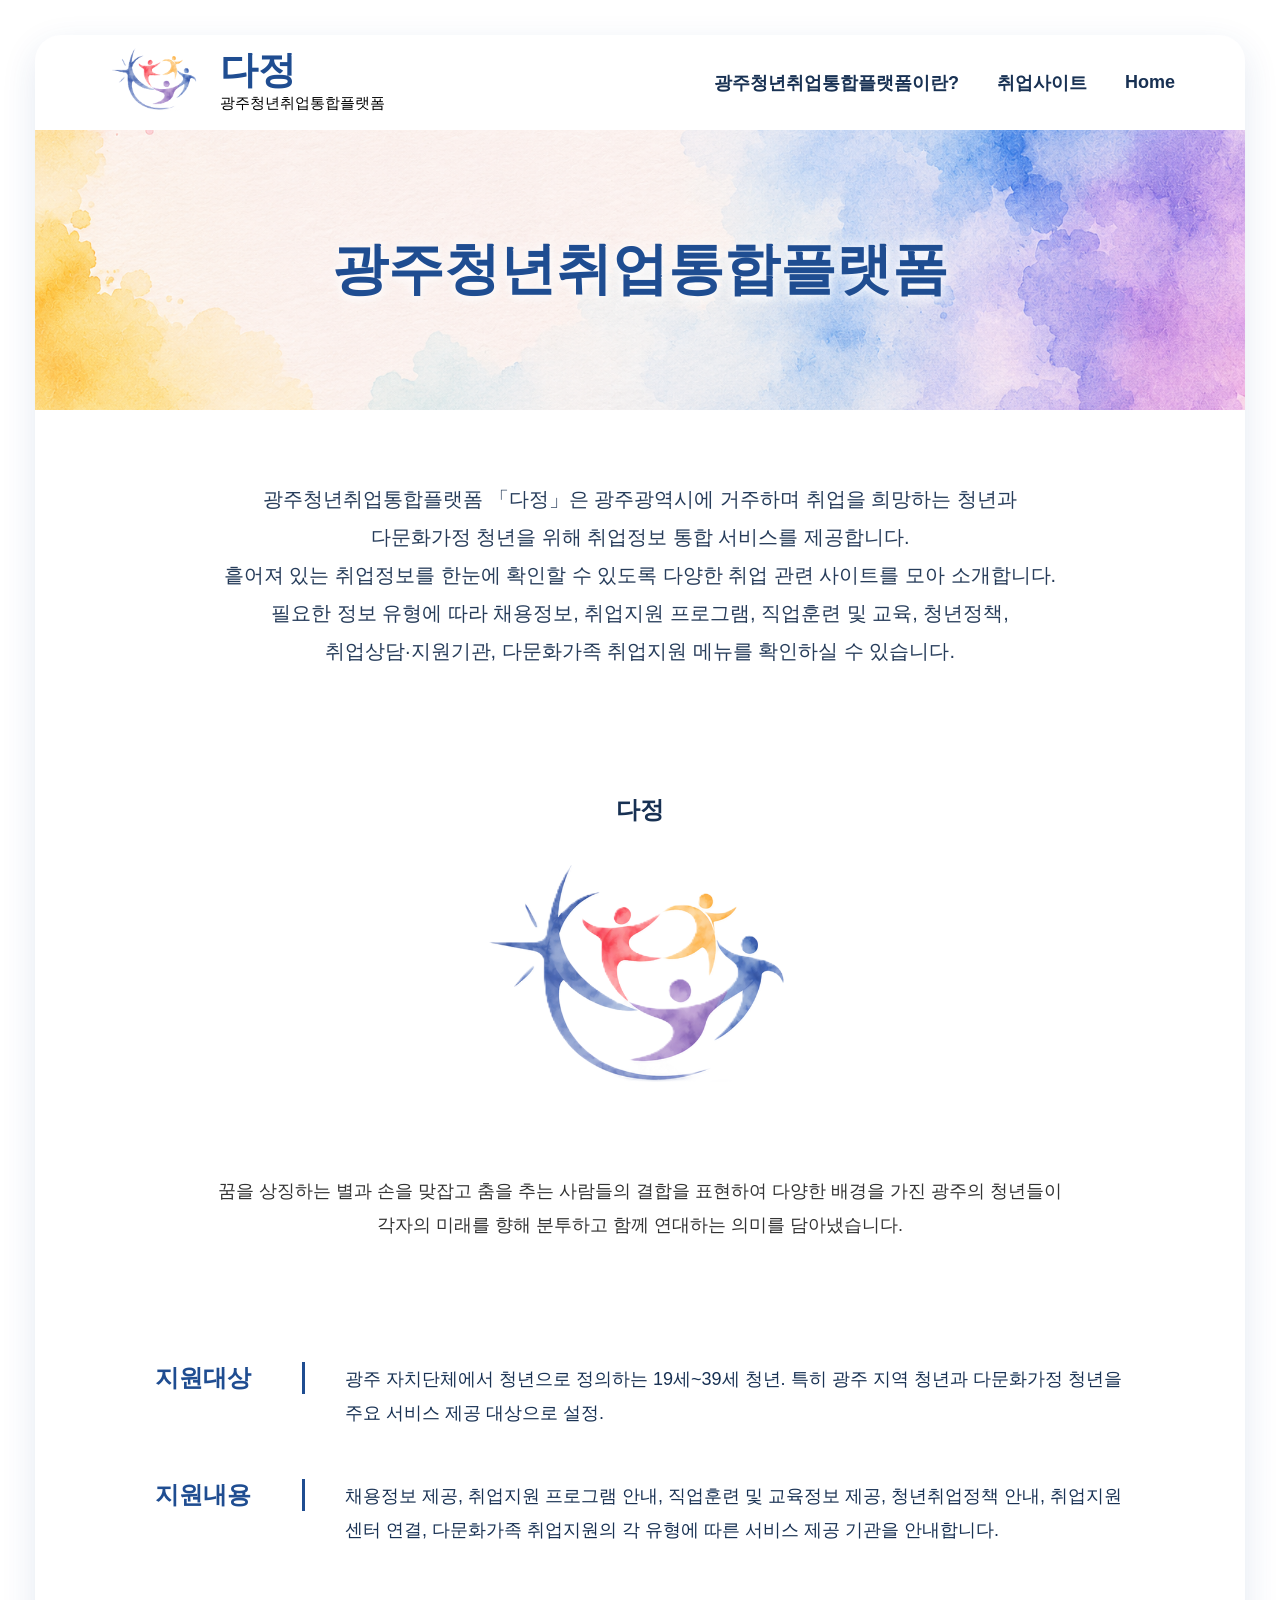
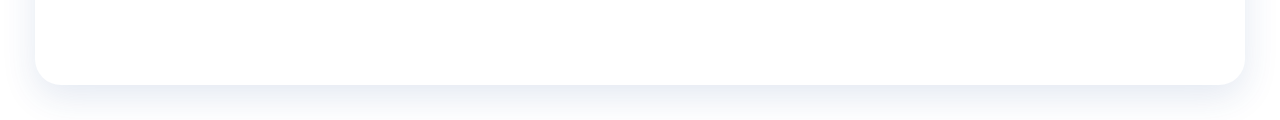
<file: about.html>
<!DOCTYPE html>
<html lang="ko">
<head>
<meta charset="UTF-8">
<title>다정이란?</title>
<link rel="stylesheet" href="css/style.css">
<link rel="stylesheet" href="css/about.css">
</head>

<body>

<div class="about-wrap">

    <header class="top-header">
        <div class="logo-area">
            <img src="images/dajung_logo.png" alt="다정 로고" class="logo-img">
            <div class="logo-text">
                <h1>다정</h1>
                <p>광주청년취업통합플랫폼</p>
            </div>
        </div>

        <nav class="main-nav">
            <a href="about.html">광주청년취업통합플랫폼이란?</a>
            <div class="dropdown">
                <a href="#" class="dropbtn">취업사이트</a>
                <div class="dropdown-menu">
                    <a href="job.html">채용정보</a>
                    <a href="program.html">취업지원 프로그램</a>
                    <a href="training.html">직업훈련과 교육</a>
                    <a href="policy.html">청년취업정책</a>
                    <a href="center.html">취업지원센터</a>
                    <a href="multicultural.html">다문화가족 취업지원</a>
                </div>
            </div>
            <a href="index.html">Home</a>
        </nav>
    </header>

    <section class="about-banner">
        <h2>광주청년취업통합플랫폼</h2>
    </section>

    <section class="about-section intro-text">
        <p>
        광주청년취업통합플랫폼 「다정」은 광주광역시에 거주하며 취업을 희망하는 청년과<br> 
        다문화가정 청년을 위해 취업정보 통합 서비스를 제공합니다.
    </p>

    <p>
        흩어져 있는 취업정보를 한눈에 확인할 수 있도록
        다양한 취업 관련 사이트를 모아 소개합니다.
    </p>

    <p>
        필요한 정보 유형에 따라 채용정보, 취업지원 프로그램, 직업훈련 및 교육, 청년정책,<br>
        취업상담·지원기관, 다문화가족 취업지원 메뉴를 확인하실 수 있습니다.
    </p>

    </section>
    <br>
    <br>
<br>
    <section class="logo-meaning">
        <h2>다정</h2>
        <br>
        <br>
        <img src="images/dajung_logo.png" alt="다정 로고">
        <p>
            꿈을 상징하는 별과 손을 맞잡고 춤을 추는 사람들의 결합을 표현하여 다양한 배경을 가진 광주의 청년들이
            각자의 미래를 향해 분투하고 함께 연대하는 의미를 담아냈습니다.
        </p>
    </section>

    <section class="info-section">
        <div class="info-row">
            <h3>지원대상</h3>
            <p>
                광주 자치단체에서 청년으로 정의하는 19세~39세 청년.
                특히 광주 지역 청년과 다문화가정 청년을 주요 서비스 제공 대상으로 설정.
            </p>
        </div>

        <div class="info-row">
            <h3>지원내용</h3>
            <p>
                채용정보 제공, 취업지원 프로그램 안내, 직업훈련 및 교육정보 제공,
                청년취업정책 안내, 취업지원센터 연결, 다문화가족 취업지원의 각 유형에 따른 서비스 제공 기관을 안내합니다.
            </p>
        </div>
    </section>

</div>

</body>
</html>
</file>
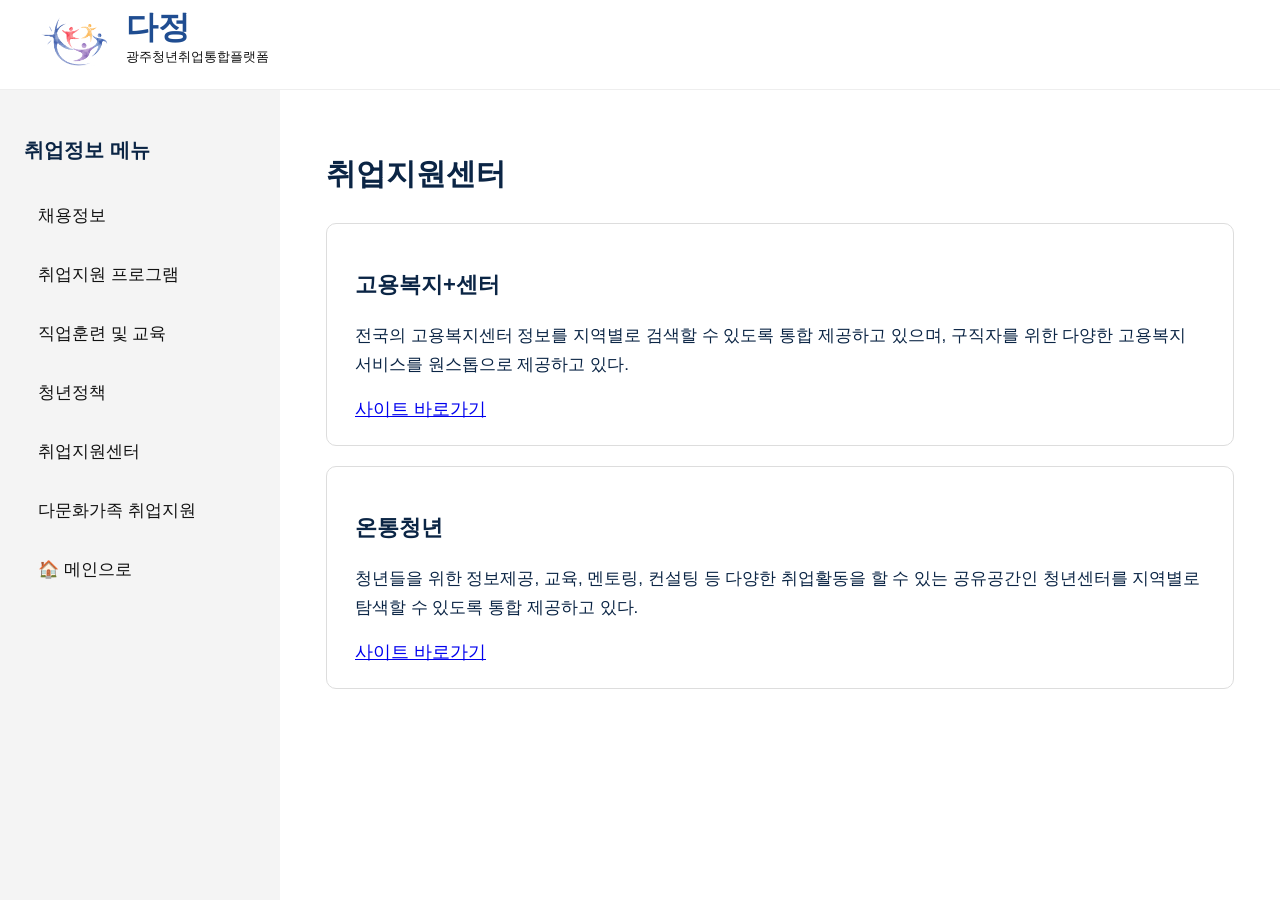
<file: center.html>
<!DOCTYPE html>
<html lang="ko">
<head>
<meta charset="UTF-8">
<title>광주로 - 취업상담·지원기관</title>

<style>
    * { box-sizing: border-box; }

    body {
        margin: 0;
        font-family: "맑은 고딕", sans-serif;
        color: #0b2545;
        background-color: #ffffff;
    }

    .header {
    height: 90px;
    display: flex;
    align-items: center;
    padding-left: 36px;
    border-bottom: 1px solid #eee;
}

.logo-area {
    display: flex;
    align-items: center;
    gap: 12px;
    text-decoration: none;
}

.logo-img {
    width: 78px;
    height: auto;
}

.logo-text h1 {
    font-size: 32px;
    color: #1f4d91;
    margin: 0;
    line-height: 1;
}

.logo-text p {
    font-size: 13px;
    color: #111;
    margin-top: 5px;
}

.sidebar {
    width: 280px;
    background-color: #f4f4f4;
    padding: 30px 24px;
}

.sidebar h2 {
    font-size: 20px;
    margin-bottom: 28px;
}

.sidebar a {
    display: block;
    padding: 12px 14px;
    margin-bottom: 12px;
    color: #111;
    text-decoration: none;
    font-size: 17px;
    border-radius: 8px;
}
.container {
    display: flex;
    min-height: calc(100vh - 90px);
}
.content {
    flex: 1;
    padding: 44px 46px;
}

.content h1 {
    font-size: 30px;
    margin-bottom: 28px;
}

.card {
    width: 100%;
    max-width: 1050px;
    border: 1px solid #ddd;
    border-radius: 10px;
    padding: 24px 28px;
    margin-bottom: 20px;
    background-color: #fff;
}

.card h3 {
    font-size: 22px;
}

.card p {
    font-size: 17px;
    line-height: 1.7;
}

.card a {
    font-size: 18px;
}


    .card a:hover {
        text-decoration: underline;
    }
</style>
</head>

<body>

<header class="header">
    <a href="index.html" class="logo-area">
        <img src="images/dajung_logo.png" alt="다정 로고" class="logo-img">
        <div class="logo-text">
            <h1>다정</h1>
            <p>광주청년취업통합플랫폼</p>
        </div>
    </a>
</header>

<div class="container">

    <aside class="sidebar">
        <h2>취업정보 메뉴</h2>

        <a href="job.html">채용정보</a>
        <a href="program.html">취업지원 프로그램</a>
        <a href="training.html">직업훈련 및 교육</a>
        <a href="policy.html">청년정책</a>
        <a href="center.html" class="active">취업지원센터</a>
        <a href="multicultural.html">다문화가족 취업지원</a>

        <div class="home-link">
            <a href="../index.html">🏠 메인으로</a>
        </div>
    </aside>

    <main class="content">
        <h1>취업지원센터</h1>

        <div class="card">
            <h3>고용복지+센터</h3>
            <p>
                전국의 고용복지센터 정보를 지역별로 검색할 수 있도록
                통합 제공하고 있으며, 구직자를 위한 다양한 고용복지
                서비스를 원스톱으로 제공하고 있다.
            </p>
            <a href="https://www.workplus.go.kr" target="_blank">
                사이트 바로가기
            </a>
        </div>

        <div class="card">
            <h3>온통청년</h3>
            <p>
                청년들을 위한 정보제공, 교육, 멘토링, 컨설팅 등
                다양한 취업활동을 할 수 있는 공유공간인 청년센터를
                지역별로 탐색할 수 있도록 통합 제공하고 있다.
            </p>
            <a href="https://www.youthcenter.go.kr/youthApply/ythCenter/ythCenterMain"
               target="_blank">
                사이트 바로가기
            </a>
        </div>

    </main>

</div>

</body>
</html>
</file>
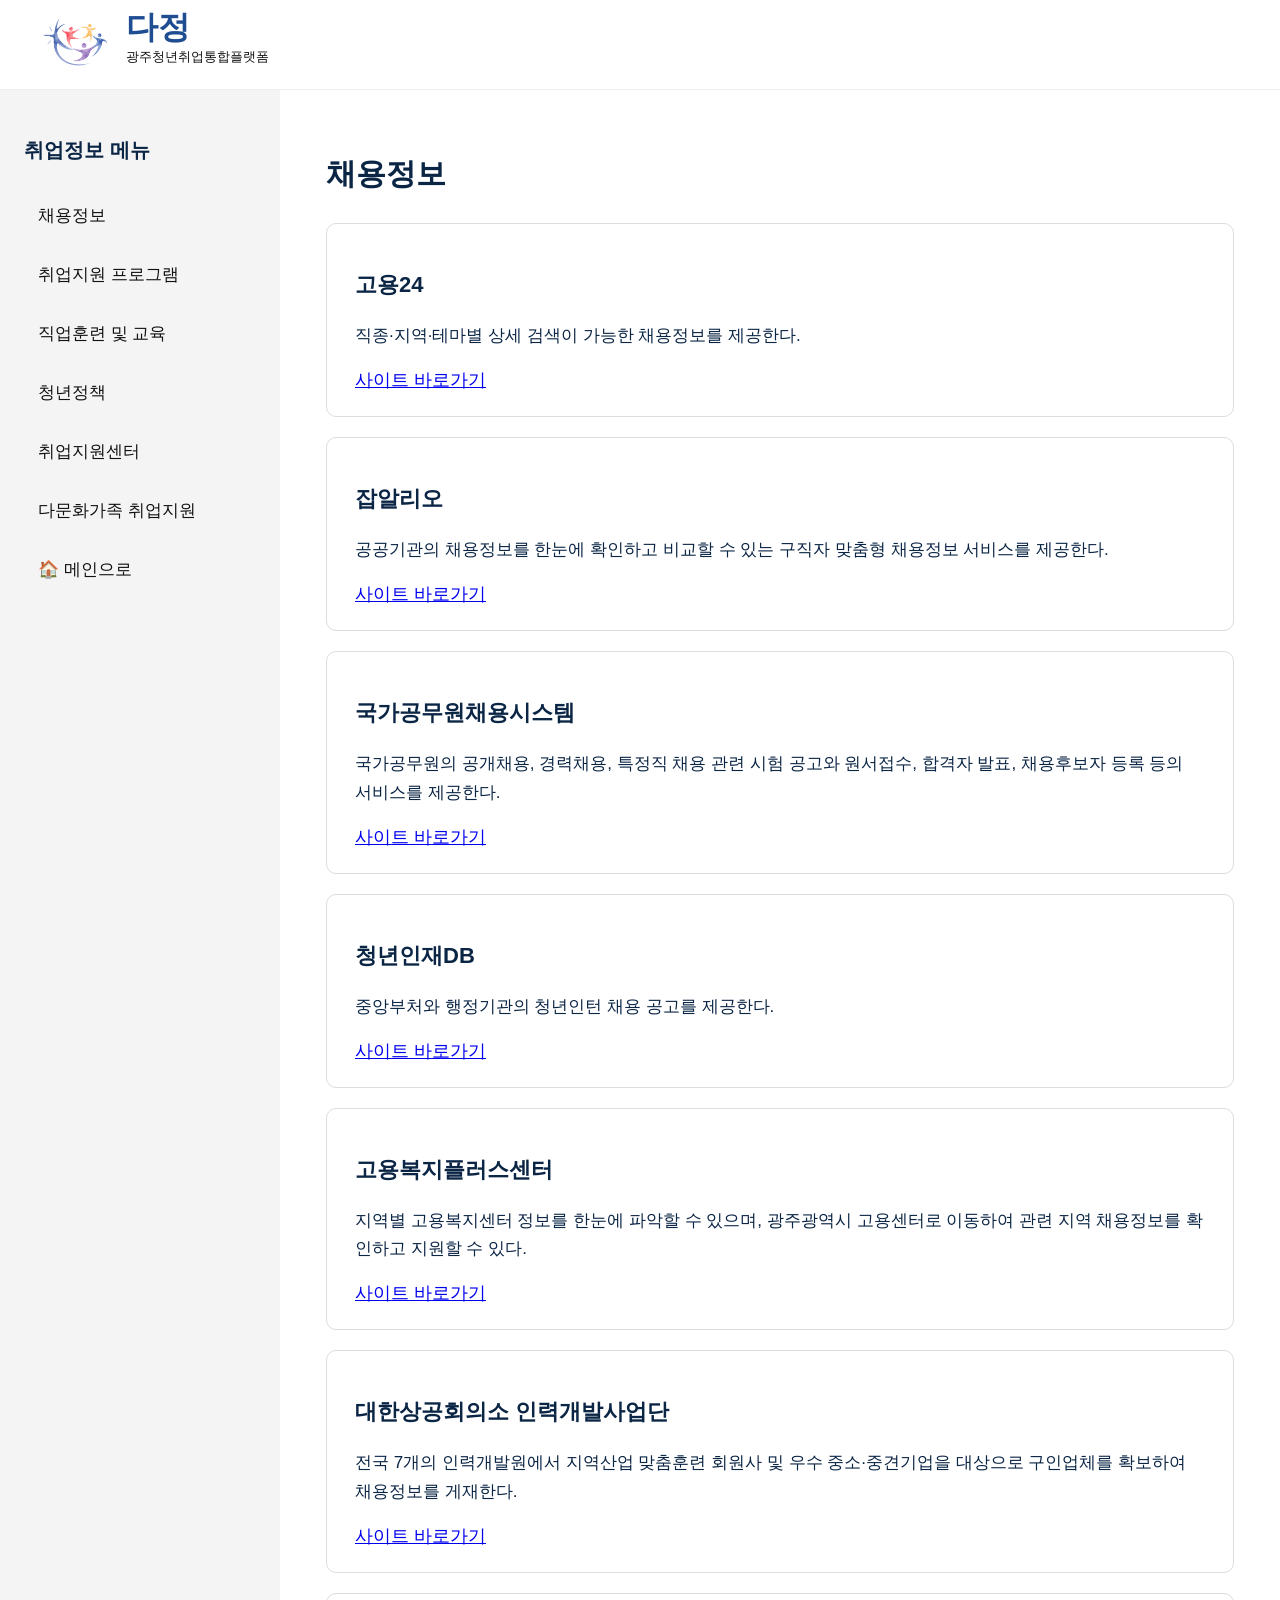
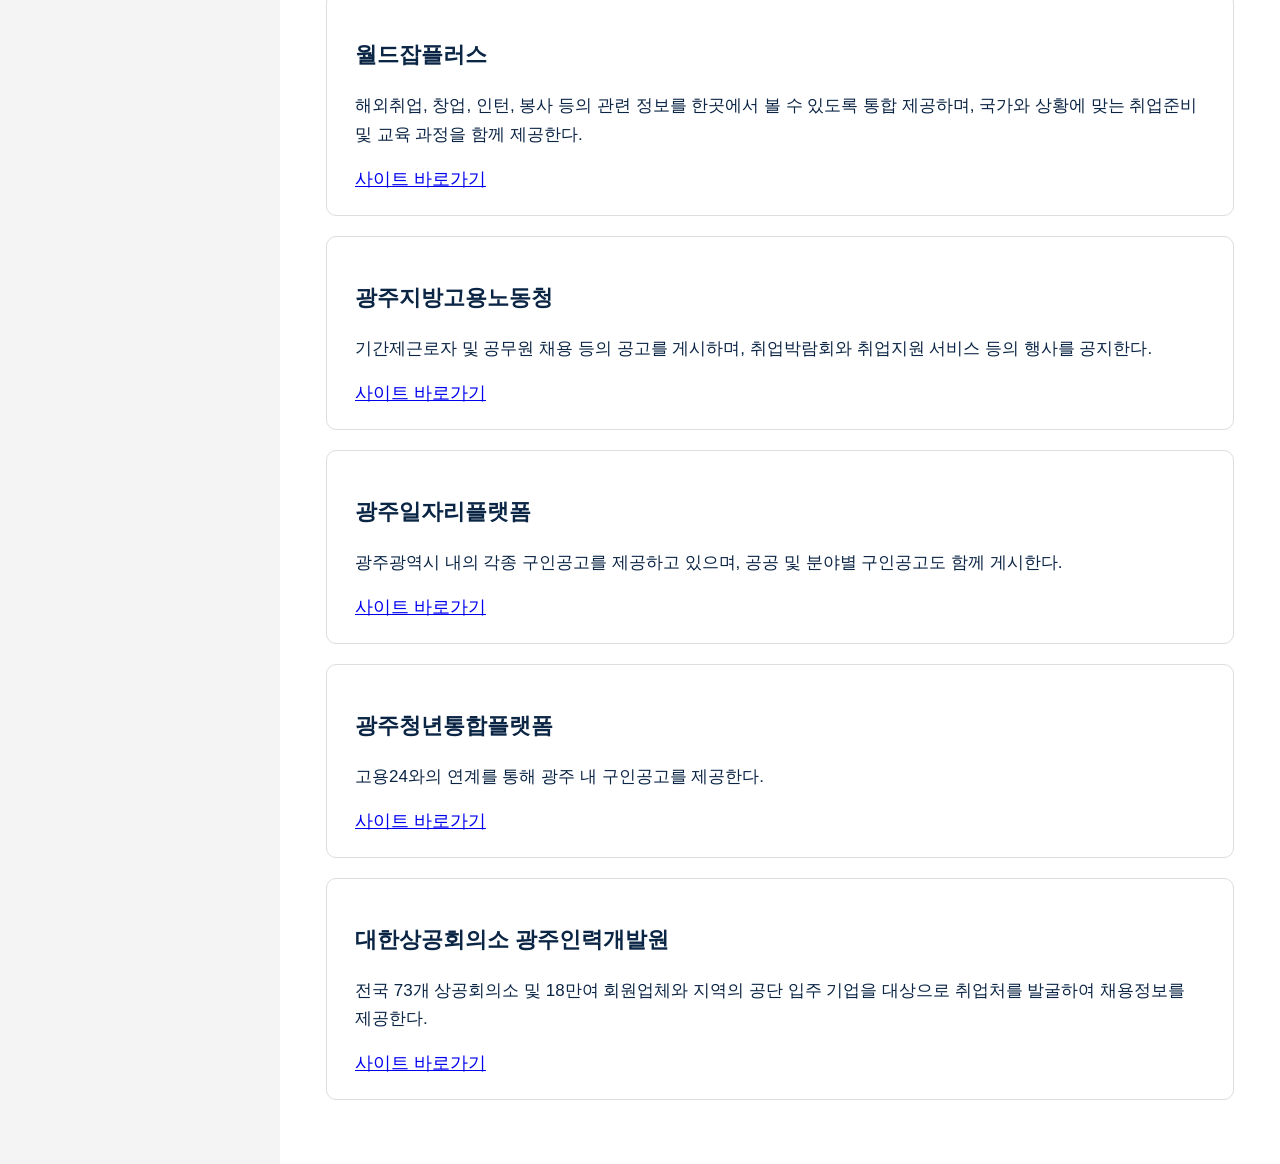
<file: job.html>
<!DOCTYPE html>
<html lang="ko">
<head>
<meta charset="UTF-8">
<title>광주로 - 채용정보</title>

<style>
    * {
        box-sizing: border-box;
    }

    body {
        margin: 0;
        font-family: "맑은 고딕", sans-serif;
        color: #0b2545;
        background-color: #ffffff;
    }

  .header {
    height: 90px;
    display: flex;
    align-items: center;
    padding-left: 36px;
    border-bottom: 1px solid #eee;
}

.logo-area {
    display: flex;
    align-items: center;
    gap: 12px;
    text-decoration: none;
}

.logo-img {
    width: 78px;
    height: auto;
}

.logo-text h1 {
    font-size: 32px;
    color: #1f4d91;
    margin: 0;
    line-height: 1;
}

.logo-text p {
    font-size: 13px;
    color: #111;
    margin-top: 5px;
}

.sidebar {
    width: 280px;
    background-color: #f4f4f4;
    padding: 30px 24px;
}

.sidebar h2 {
    font-size: 20px;
    margin-bottom: 28px;
}

.sidebar a {
    display: block;
    padding: 12px 14px;
    margin-bottom: 12px;
    color: #111;
    text-decoration: none;
    font-size: 17px;
    border-radius: 8px;
}
.container {
    display: flex;
    min-height: calc(100vh - 90px);
}
.content {
    flex: 1;
    padding: 44px 46px;
}

.content h1 {
    font-size: 30px;
    margin-bottom: 28px;
}

.card {
    width: 100%;
    max-width: 1050px;
    border: 1px solid #ddd;
    border-radius: 10px;
    padding: 24px 28px;
    margin-bottom: 20px;
    background-color: #fff;
}

.card h3 {
    font-size: 22px;
}

.card p {
    font-size: 17px;
    line-height: 1.7;
}

.card a {
    font-size: 18px;
}

    .card a:hover {
        text-decoration: underline;
    }
</style>
</head>

<body>

<header class="header">
    <a href="index.html" class="logo-area">
        <img src="images/dajung_logo.png" alt="다정 로고" class="logo-img">
        <div class="logo-text">
            <h1>다정</h1>
            <p>광주청년취업통합플랫폼</p>
        </div>
    </a>
</header>

<div class="container">

    <aside class="sidebar">
        <h2>취업정보 메뉴</h2>

        <a href="job.html" class="active">채용정보</a>
        <a href="program.html">취업지원 프로그램</a>
        <a href="training.html">직업훈련 및 교육</a>
        <a href="policy.html">청년정책</a>
        <a href="center.html">취업지원센터</a>
        <a href="multicultural.html">다문화가족 취업지원</a>

        <div class="home-link">
            <a href="../index.html">🏠 메인으로</a>
        </div>
    </aside>

    <main class="content">
        <h1>채용정보</h1>

        <div class="card">
            <h3>고용24</h3>
            <p>직종·지역·테마별 상세 검색이 가능한 채용정보를 제공한다.</p>
            <a href="https://www.work24.go.kr/wk/a/b/1200/retriveDtlEmpSrchList.do" target="_blank">사이트 바로가기</a>
        </div>

        <div class="card">
            <h3>잡알리오</h3>
            <p>공공기관의 채용정보를 한눈에 확인하고 비교할 수 있는 구직자 맞춤형 채용정보 서비스를 제공한다.</p>
            <a href="https://job.alio.go.kr" target="_blank">사이트 바로가기</a>
        </div>

        <div class="card">
            <h3>국가공무원채용시스템</h3>
            <p>국가공무원의 공개채용, 경력채용, 특정직 채용 관련 시험 공고와 원서접수, 합격자 발표, 채용후보자 등록 등의 서비스를 제공한다.</p>
            <a href="https://gongmuwon.gosi.kr" target="_blank">사이트 바로가기</a>
        </div>

        <div class="card">
            <h3>청년인재DB</h3>
            <p>중앙부처와 행정기관의 청년인턴 채용 공고를 제공한다.</p>
            <a href="https://www.2030db.go.kr/user/youthIntern/selectYouthInternList.do" target="_blank">사이트 바로가기</a>
        </div>

        <div class="card">
            <h3>고용복지플러스센터</h3>
            <p>지역별 고용복지센터 정보를 한눈에 파악할 수 있으며, 광주광역시 고용센터로 이동하여 관련 지역 채용정보를 확인하고 지원할 수 있다.</p>
            <a href="https://www.workplus.go.kr/index.do" target="_blank">사이트 바로가기</a>
        </div>

        <div class="card">
            <h3>대한상공회의소 인력개발사업단</h3>
            <p>전국 7개의 인력개발원에서 지역산업 맞춤훈련 회원사 및 우수 중소·중견기업을 대상으로 구인업체를 확보하여 채용정보를 게재한다.</p>
            <a href="https://www.korchamhrd.net/employment/recruitList.do?rootMenuId=3025&menuId=3028" target="_blank">사이트 바로가기</a>
        </div>

        <div class="card">
            <h3>월드잡플러스</h3>
            <p>해외취업, 창업, 인턴, 봉사 등의 관련 정보를 한곳에서 볼 수 있도록 통합 제공하며, 국가와 상황에 맞는 취업준비 및 교육 과정을 함께 제공한다.</p>
            <a href="https://www.worldjob.or.kr" target="_blank">사이트 바로가기</a>
        </div>

        <div class="card">
            <h3>광주지방고용노동청</h3>
            <p>기간제근로자 및 공무원 채용 등의 공고를 게시하며, 취업박람회와 취업지원 서비스 등의 행사를 공지한다.</p>
            <a href="https://www.moel.go.kr/local/gwangju/news/notice/noticeList.do" target="_blank">사이트 바로가기</a>
        </div>

        <div class="card">
            <h3>광주일자리플랫폼</h3>
            <p>광주광역시 내의 각종 구인공고를 제공하고 있으며, 공공 및 분야별 구인공고도 함께 게시한다.</p>
            <a href="https://gjjobgo.com/guin_list.php" target="_blank">사이트 바로가기</a>
        </div>

        <div class="card">
            <h3>광주청년통합플랫폼</h3>
            <p>고용24와의 연계를 통해 광주 내 구인공고를 제공한다.</p>
            <a href="https://youth.gwangju.go.kr/www/20?url=%2Fwww%2FyouthWork%2FyouthWorkList" target="_blank">사이트 바로가기</a>
        </div>

        <div class="card">
            <h3>대한상공회의소 광주인력개발원</h3>
            <p>전국 73개 상공회의소 및 18만여 회원업체와 지역의 공단 입주 기업을 대상으로 취업처를 발굴하여 채용정보를 제공한다.</p>
            <a href="https://gj.korchamhrd.net/employment/recruitList.do?rootMenuId=3353&menuId=3356" target="_blank">사이트 바로가기</a>
        </div>

    </main>

</div>

</body>
</html>
</file>
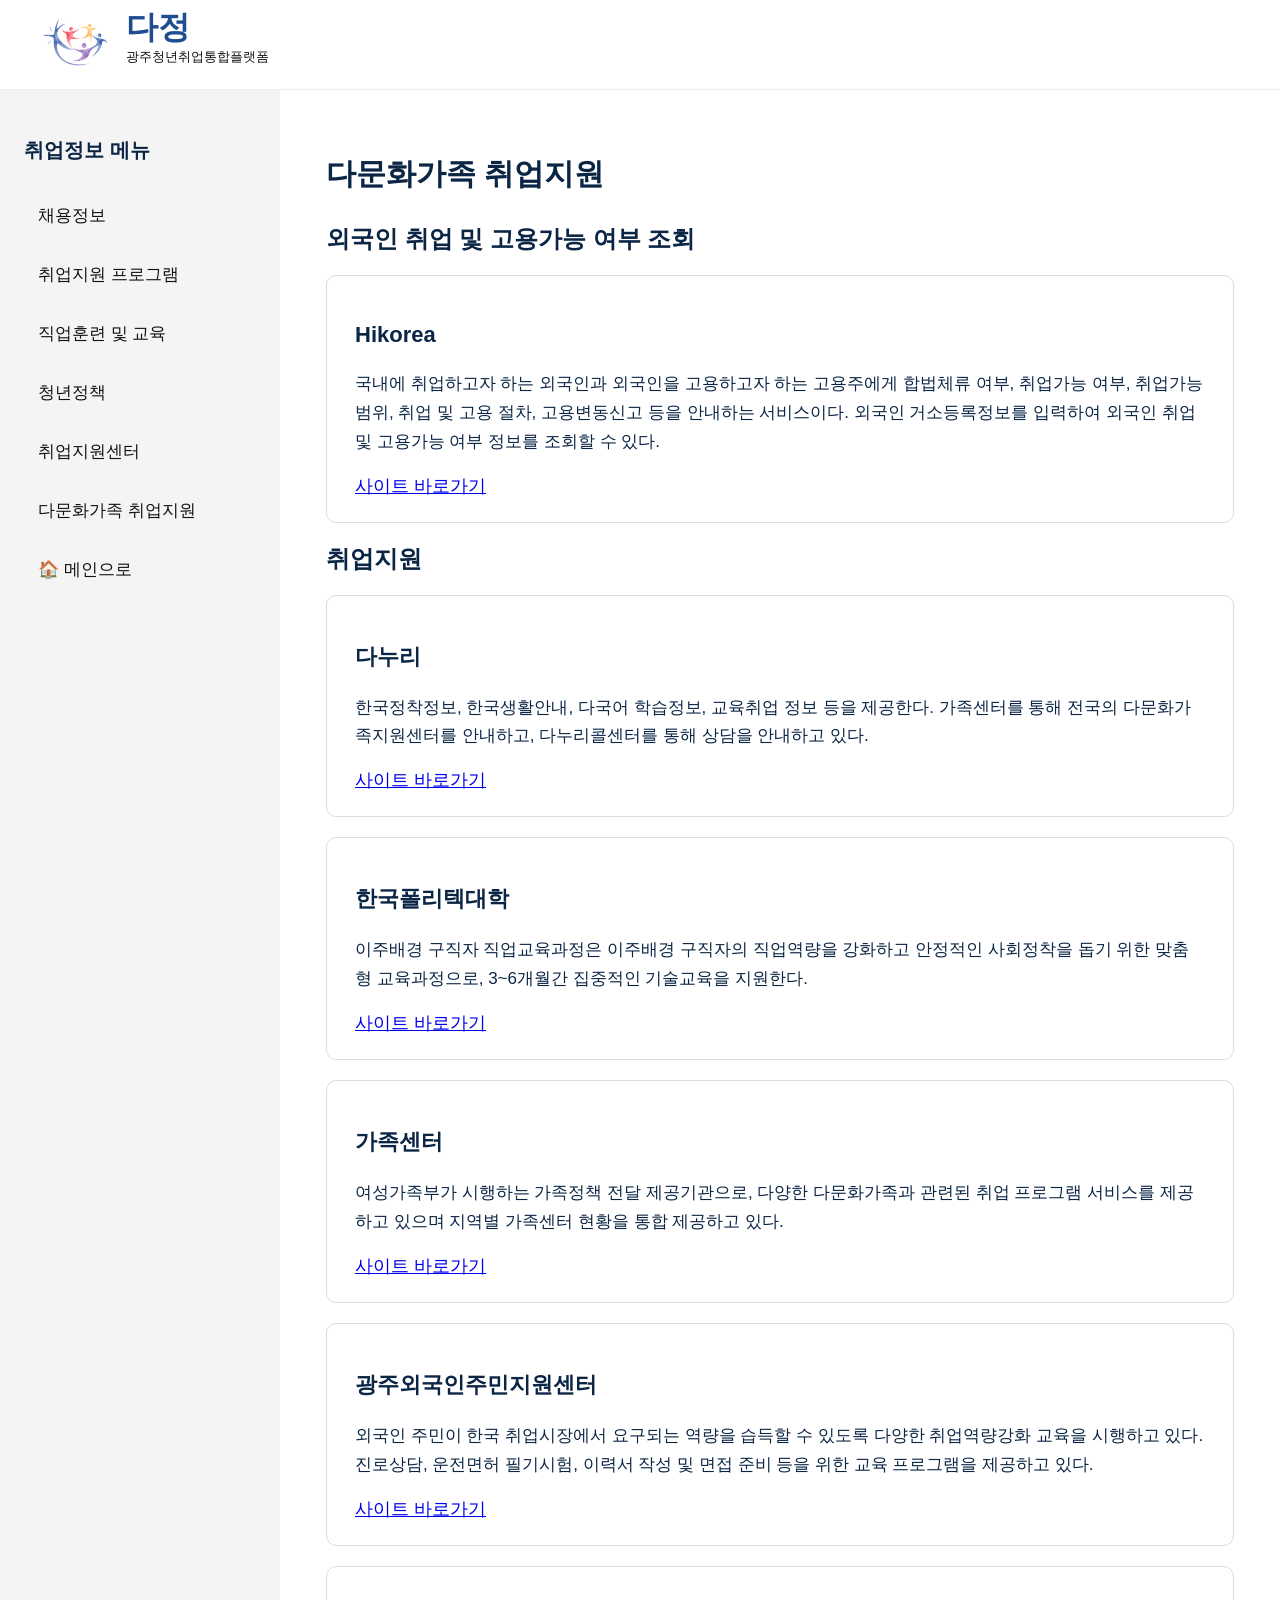
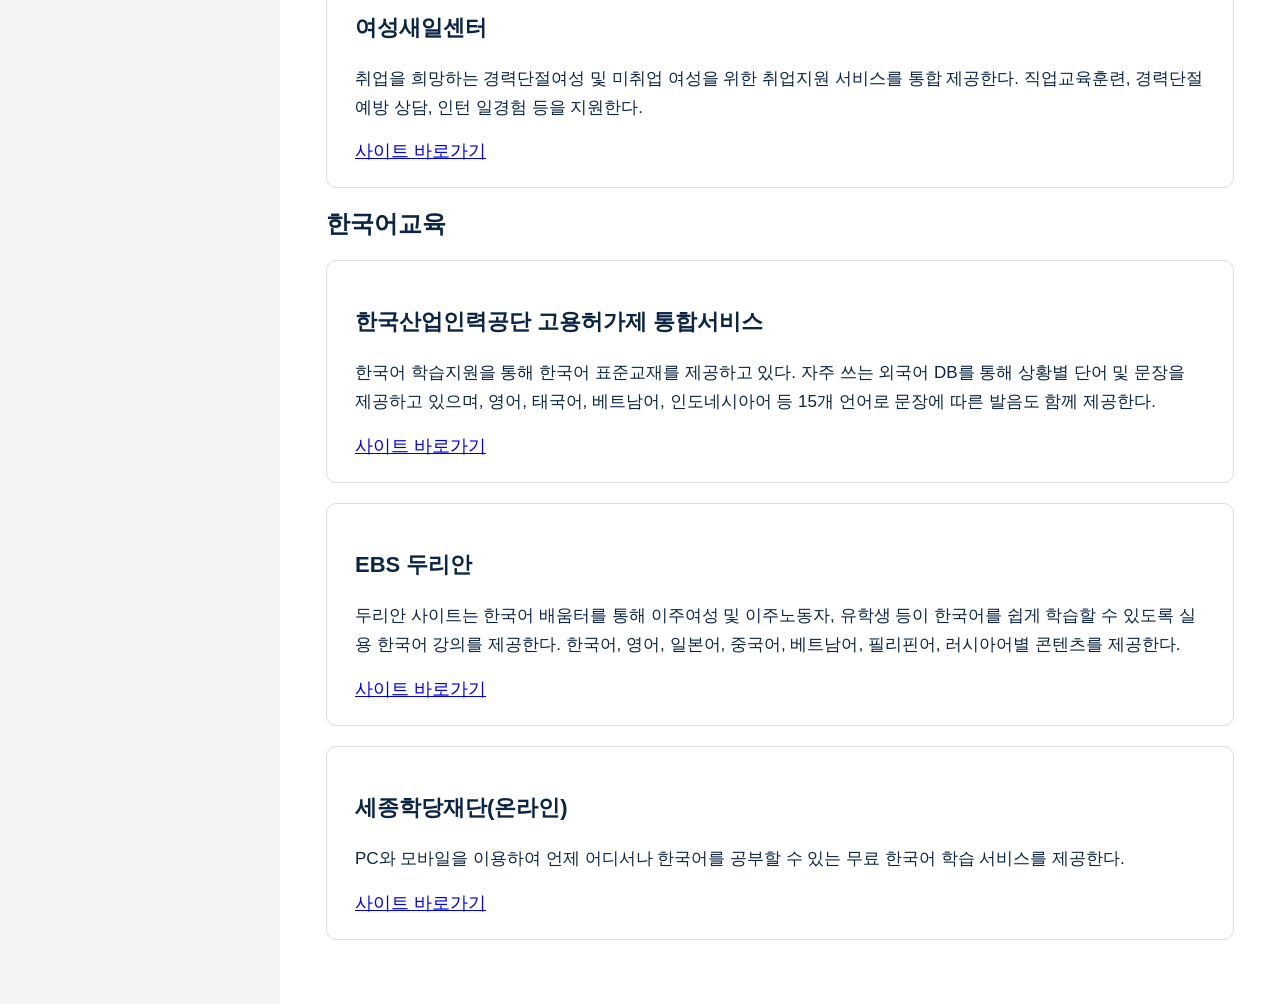
<file: multicultural.html>
<!DOCTYPE html>
<html lang="ko">
<head>
<meta charset="UTF-8">
<title>광주로 - 다문화가족 취업지원</title>

<style>
    * { box-sizing: border-box; }

    body {
        margin: 0;
        font-family: "맑은 고딕", sans-serif;
        color: #0b2545;
        background-color: #ffffff;
    }

    .header {
    height: 90px;
    display: flex;
    align-items: center;
    padding-left: 36px;
    border-bottom: 1px solid #eee;
}

.logo-area {
    display: flex;
    align-items: center;
    gap: 12px;
    text-decoration: none;
}

.logo-img {
    width: 78px;
    height: auto;
}

.logo-text h1 {
    font-size: 32px;
    color: #1f4d91;
    margin: 0;
    line-height: 1;
}

.logo-text p {
    font-size: 13px;
    color: #111;
    margin-top: 5px;
}

.sidebar {
    width: 280px;
    background-color: #f4f4f4;
    padding: 30px 24px;
}

.sidebar h2 {
    font-size: 20px;
    margin-bottom: 28px;
}

.sidebar a {
    display: block;
    padding: 12px 14px;
    margin-bottom: 12px;
    color: #111;
    text-decoration: none;
    font-size: 17px;
    border-radius: 8px;
}
.container {
    display: flex;
    min-height: calc(100vh - 90px);
}
.content {
    flex: 1;
    padding: 44px 46px;
}

.content h1 {
    font-size: 30px;
    margin-bottom: 28px;
}

.card {
    width: 100%;
    max-width: 1050px;
    border: 1px solid #ddd;
    border-radius: 10px;
    padding: 24px 28px;
    margin-bottom: 20px;
    background-color: #fff;
}

.card h3 {
    font-size: 22px;
}

.card p {
    font-size: 17px;
    line-height: 1.7;
}

.card a {
    font-size: 18px;
}


    .card a:hover {
        text-decoration: underline;
    }
</style>
</head>

<body>

<header class="header">
    <a href="index.html" class="logo-area">
        <img src="images/dajung_logo.png" alt="다정 로고" class="logo-img">
        <div class="logo-text">
            <h1>다정</h1>
            <p>광주청년취업통합플랫폼</p>
        </div>
    </a>
</header>

<div class="container">

    <aside class="sidebar">
        <h2>취업정보 메뉴</h2>

        <a href="job.html">채용정보</a>
        <a href="program.html">취업지원 프로그램</a>
        <a href="training.html">직업훈련 및 교육</a>
        <a href="policy.html">청년정책</a>
        <a href="center.html">취업지원센터</a>
        <a href="multicultural.html" class="active">다문화가족 취업지원</a>

        <div class="home-link">
            <a href="../index.html">🏠 메인으로</a>
        </div>
    </aside>

    <main class="content">
        <h1>다문화가족 취업지원</h1>

        <h2 class="section-title">외국인 취업 및 고용가능 여부 조회</h2>

        <div class="card">
            <h3>Hikorea</h3>
            <p>
                국내에 취업하고자 하는 외국인과 외국인을 고용하고자 하는 고용주에게
                합법체류 여부, 취업가능 여부, 취업가능 범위, 취업 및 고용 절차,
                고용변동신고 등을 안내하는 서비스이다.
                외국인 거소등록정보를 입력하여 외국인 취업 및 고용가능 여부 정보를 조회할 수 있다.
            </p>
            <a href="https://www.hikorea.go.kr/info/InfoFrnJobIdentityPageR.pt?locale=kr" target="_blank">
                사이트 바로가기
            </a>
        </div>

        <h2 class="section-title">취업지원</h2>

        <div class="card">
            <h3>다누리</h3>
            <p>
                한국정착정보, 한국생활안내, 다국어 학습정보, 교육취업 정보 등을 제공한다.
                가족센터를 통해 전국의 다문화가족지원센터를 안내하고,
                다누리콜센터를 통해 상담을 안내하고 있다.
            </p>
            <a href="https://www.liveinkorea.kr" target="_blank">
                사이트 바로가기
            </a>
        </div>

        <div class="card">
            <h3>한국폴리텍대학</h3>
            <p>
                이주배경 구직자 직업교육과정은 이주배경 구직자의 직업역량을 강화하고
                안정적인 사회정착을 돕기 위한 맞춤형 교육과정으로,
                3~6개월간 집중적인 기술교육을 지원한다.
            </p>
            <a href="https://www.kopo.ac.kr/content.do?menu=15141" target="_blank">
                사이트 바로가기
            </a>
        </div>

        <div class="card">
            <h3>가족센터</h3>
            <p>
                여성가족부가 시행하는 가족정책 전달 제공기관으로,
                다양한 다문화가족과 관련된 취업 프로그램 서비스를 제공하고 있으며
                지역별 가족센터 현황을 통합 제공하고 있다.
            </p>
            <a href="https://www.familynet.or.kr/web/index.do" target="_blank">
                사이트 바로가기
            </a>
        </div>

        <div class="card">
            <h3>광주외국인주민지원센터</h3>
            <p>
                외국인 주민이 한국 취업시장에서 요구되는 역량을 습득할 수 있도록
                다양한 취업역량강화 교육을 시행하고 있다.
                진로상담, 운전면허 필기시험, 이력서 작성 및 면접 준비 등을 위한
                교육 프로그램을 제공하고 있다.
            </p>
            <a href="https://girc.or.kr" target="_blank">
                사이트 바로가기
            </a>
        </div>
<div class="card">
    <h3>여성새일센터</h3>
    <p>
        취업을 희망하는 경력단절여성 및 미취업 여성을 위한 취업지원 서비스를 통합 제공한다.
        직업교육훈련, 경력단절예방 상담, 인턴 일경험 등을 지원한다.
    </p>
    <a href="https://saeil.mogef.go.kr/hom/HOM_Main.do" target="_blank">
        사이트 바로가기
    </a>
</div>

        <h2 class="section-title">한국어교육</h2>

        <div class="card">
            <h3>한국산업인력공단 고용허가제 통합서비스</h3>
            <p>
                한국어 학습지원을 통해 한국어 표준교재를 제공하고 있다.
                자주 쓰는 외국어 DB를 통해 상황별 단어 및 문장을 제공하고 있으며,
                영어, 태국어, 베트남어, 인도네시아어 등 15개 언어로 문장에 따른 발음도 함께 제공한다.
            </p>
            <a href="https://eps.hrdkorea.or.kr/main/intro.do" target="_blank">
                사이트 바로가기
            </a>
        </div>

        <div class="card">
            <h3>EBS 두리안</h3>
            <p>
                두리안 사이트는 한국어 배움터를 통해 이주여성 및 이주노동자,
                유학생 등이 한국어를 쉽게 학습할 수 있도록 실용 한국어 강의를 제공한다.
                한국어, 영어, 일본어, 중국어, 베트남어, 필리핀어, 러시아어별 콘텐츠를 제공한다.
            </p>
            <a href="https://www.ebs.co.kr/durian/kr" target="_blank">
                사이트 바로가기
            </a>
        </div>

        <div class="card">
            <h3>세종학당재단(온라인)</h3>
            <p>
                PC와 모바일을 이용하여 언제 어디서나 한국어를 공부할 수 있는
                무료 한국어 학습 서비스를 제공한다.
            </p>
            <a href="https://www.iksi.or.kr/lms/main/main.do" target="_blank">
                사이트 바로가기
            </a>
        </div>

    </main>

</div>

</body>
</html>
</file>
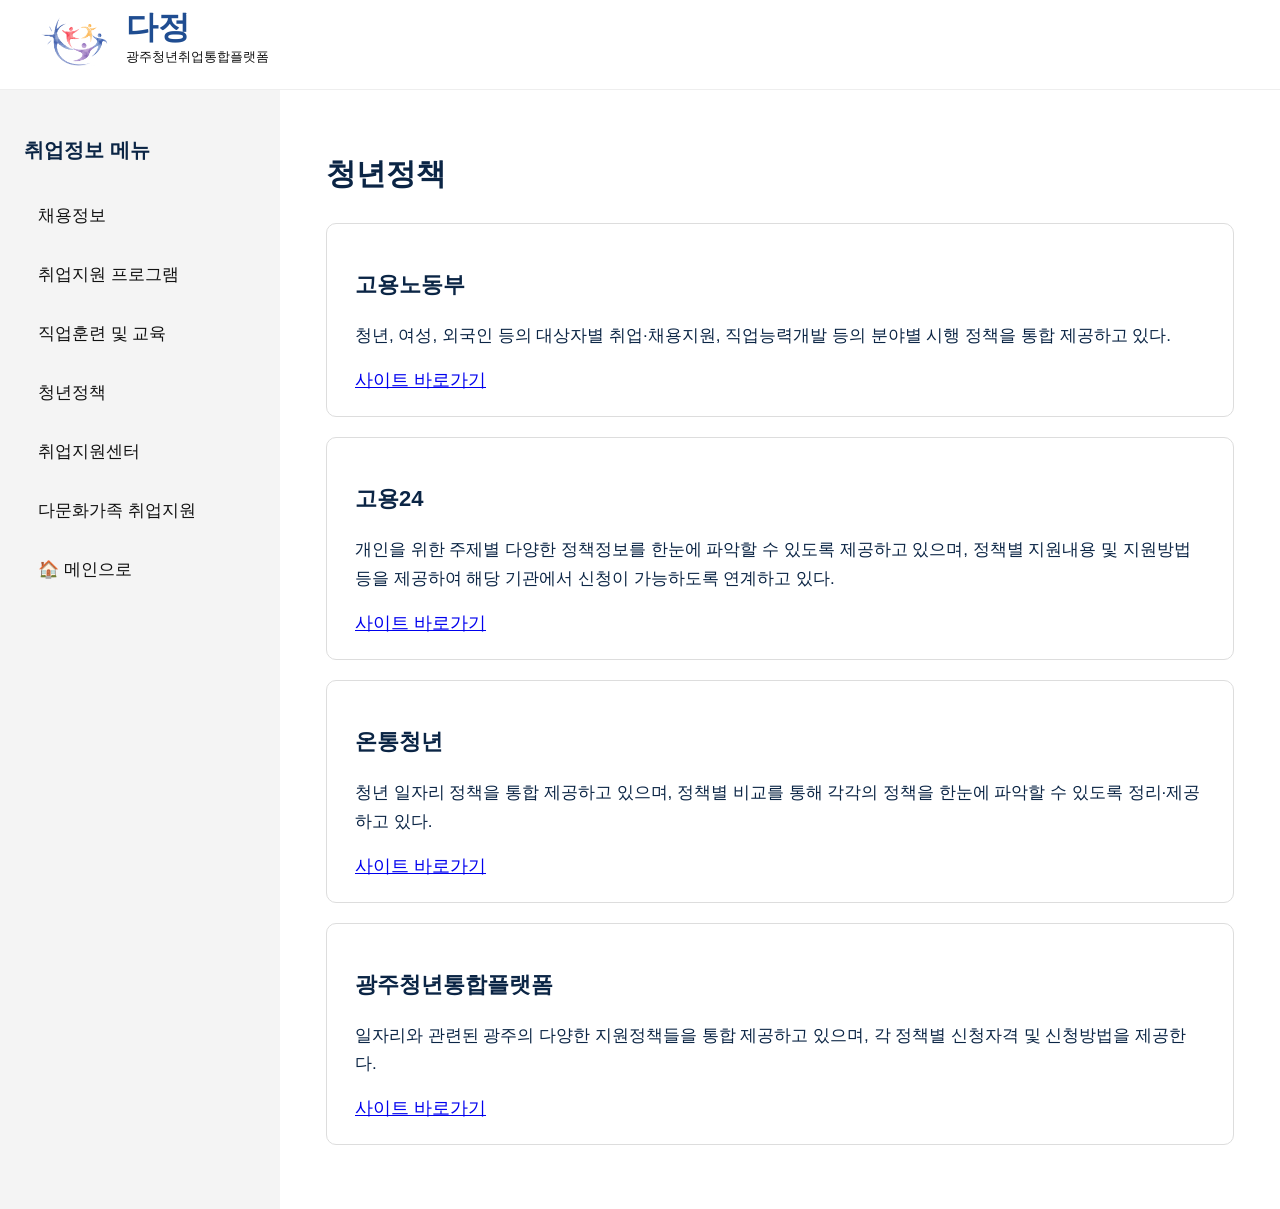
<file: policy.html>
<!DOCTYPE html>
<html lang="ko">
<head>
<meta charset="UTF-8">
<title>광주로 - 청년정책</title>

<style>
    * { box-sizing: border-box; }

    body {
        margin: 0;
        font-family: "맑은 고딕", sans-serif;
        color: #0b2545;
        background-color: #ffffff;
    }

 .header {
    height: 90px;
    display: flex;
    align-items: center;
    padding-left: 36px;
    border-bottom: 1px solid #eee;
}

.logo-area {
    display: flex;
    align-items: center;
    gap: 12px;
    text-decoration: none;
}

.logo-img {
    width: 78px;
    height: auto;
}

.logo-text h1 {
    font-size: 32px;
    color: #1f4d91;
    margin: 0;
    line-height: 1;
}

.logo-text p {
    font-size: 13px;
    color: #111;
    margin-top: 5px;
}

.sidebar {
    width: 280px;
    background-color: #f4f4f4;
    padding: 30px 24px;
}

.sidebar h2 {
    font-size: 20px;
    margin-bottom: 28px;
}

.sidebar a {
    display: block;
    padding: 12px 14px;
    margin-bottom: 12px;
    color: #111;
    text-decoration: none;
    font-size: 17px;
    border-radius: 8px;
}
.container {
    display: flex;
    min-height: calc(100vh - 90px);
}
.content {
    flex: 1;
    padding: 44px 46px;
}

.content h1 {
    font-size: 30px;
    margin-bottom: 28px;
}

.card {
    width: 100%;
    max-width: 1050px;
    border: 1px solid #ddd;
    border-radius: 10px;
    padding: 24px 28px;
    margin-bottom: 20px;
    background-color: #fff;
}

.card h3 {
    font-size: 22px;
}

.card p {
    font-size: 17px;
    line-height: 1.7;
}

.card a {
    font-size: 18px;
}


    .card a:hover {
        text-decoration: underline;
    }
</style>
</head>

<body>

<header class="header">
    <a href="index.html" class="logo-area">
        <img src="images/dajung_logo.png" alt="다정 로고" class="logo-img">
        <div class="logo-text">
            <h1>다정</h1>
            <p>광주청년취업통합플랫폼</p>
        </div>
    </a>
</header>

<div class="container">

    <aside class="sidebar">
        <h2>취업정보 메뉴</h2>

        <a href="job.html">채용정보</a>
        <a href="program.html">취업지원 프로그램</a>
        <a href="training.html">직업훈련 및 교육</a>
        <a href="policy.html" class="active">청년정책</a>
        <a href="center.html">취업지원센터</a>
        <a href="multicultural.html">다문화가족 취업지원</a>

        <div class="home-link">
            <a href="../index.html">🏠 메인으로</a>
        </div>
    </aside>

    <main class="content">
        <h1>청년정책</h1>

        <div class="card">
            <h3>고용노동부</h3>
            <p>청년, 여성, 외국인 등의 대상자별 취업·채용지원, 직업능력개발 등의 분야별 시행 정책을 통합 제공하고 있다.</p>
            <a href="https://www.moel.go.kr" target="_blank">사이트 바로가기</a>
        </div>

        <div class="card">
            <h3>고용24</h3>
            <p>개인을 위한 주제별 다양한 정책정보를 한눈에 파악할 수 있도록 제공하고 있으며, 정책별 지원내용 및 지원방법 등을 제공하여 해당 기관에서 신청이 가능하도록 연계하고 있다.</p>
            <a href="https://www.work24.go.kr/cm/c/f/1100/selectPolicyList.do?currentPageNo=1&recordCountPerPage=10" target="_blank">사이트 바로가기</a>
        </div>

        <div class="card">
            <h3>온통청년</h3>
            <p>청년 일자리 정책을 통합 제공하고 있으며, 정책별 비교를 통해 각각의 정책을 한눈에 파악할 수 있도록 정리·제공하고 있다.</p>
            <a href="https://www.youthcenter.go.kr/youthPolicy/ythPlcyTotalSearch" target="_blank">사이트 바로가기</a>
        </div>

        <div class="card">
            <h3>광주청년통합플랫폼</h3>
            <p>일자리와 관련된 광주의 다양한 지원정책들을 통합 제공하고 있으며, 각 정책별 신청자격 및 신청방법을 제공한다.</p>
            <a href="https://youth.gwangju.go.kr" target="_blank">사이트 바로가기</a>
        </div>

    </main>

</div>

</body>
</html>
</file>
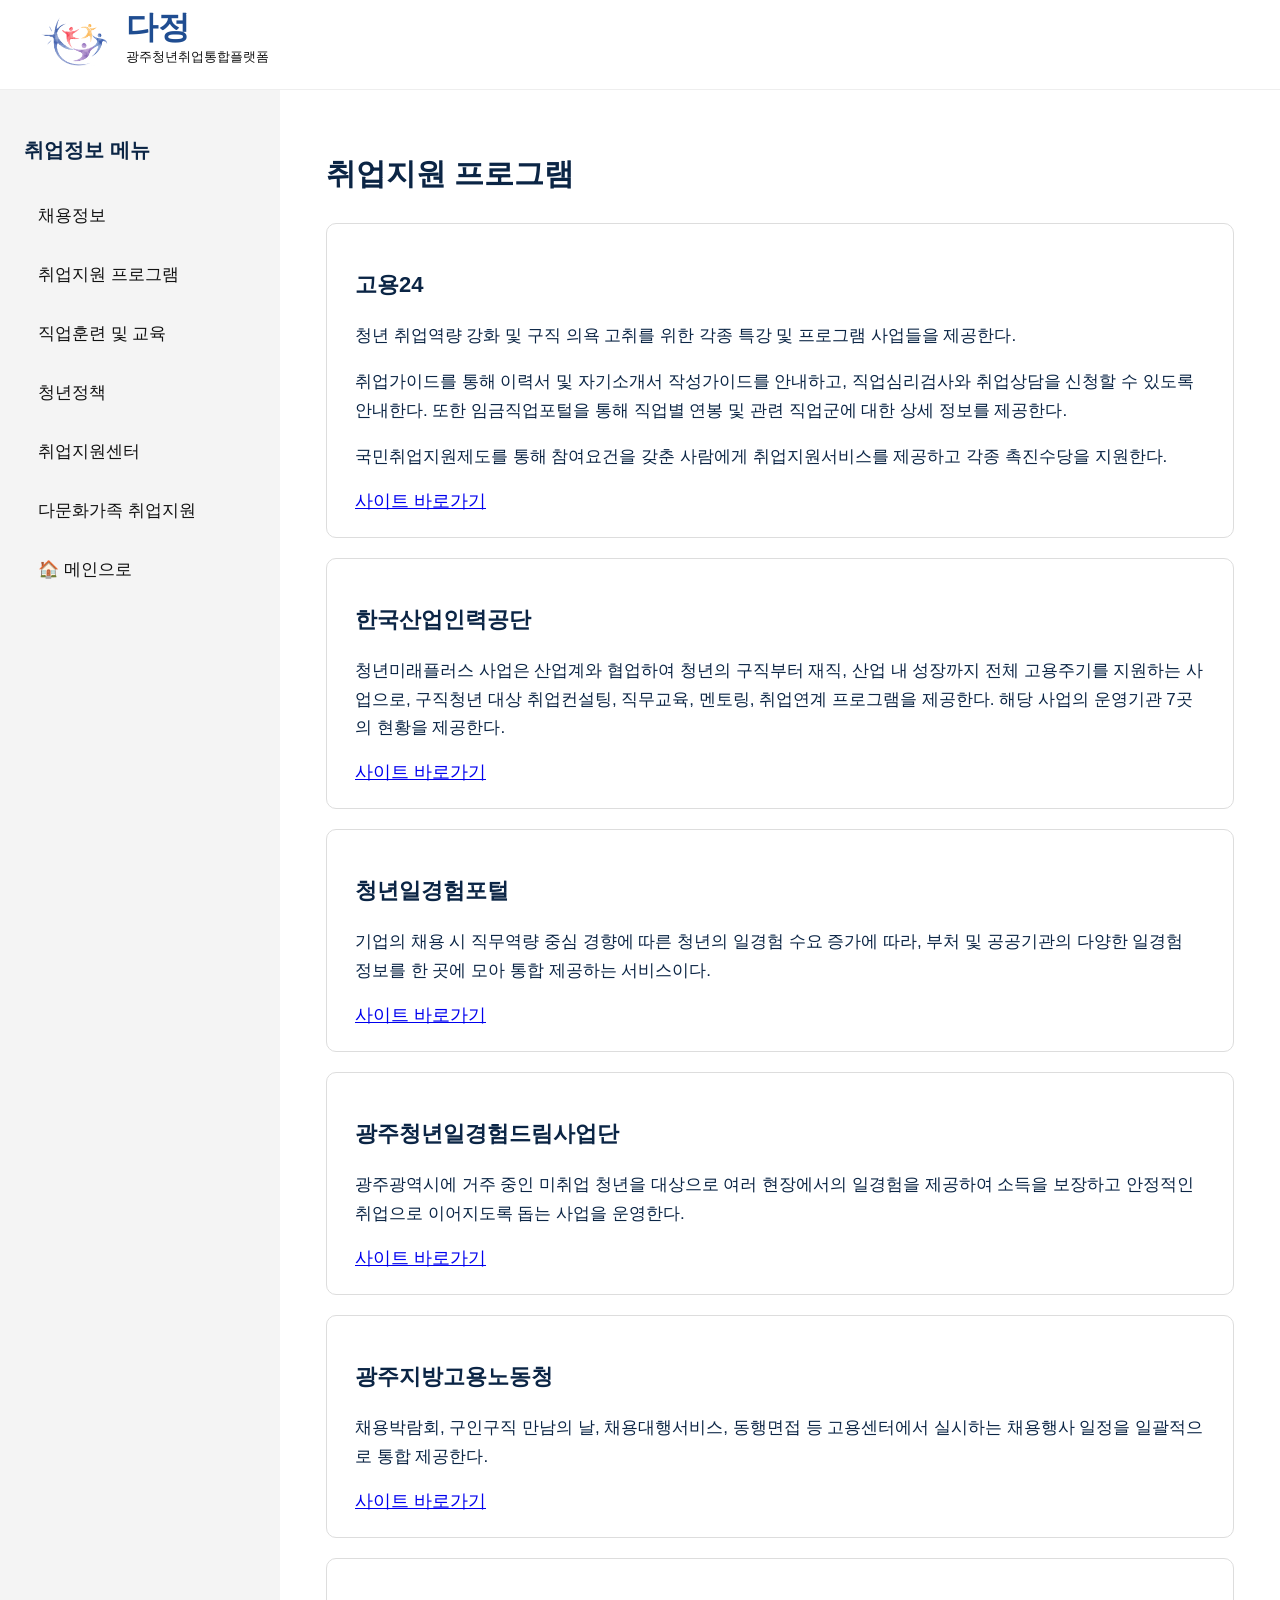
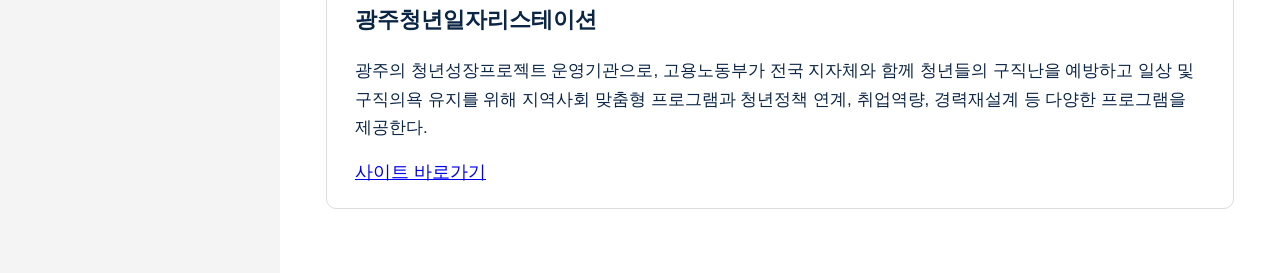
<file: program.html>
<!DOCTYPE html>
<html lang="ko">
<head>
<meta charset="UTF-8">
<title>광주로 - 취업지원 프로그램</title>

<style>
    * { box-sizing: border-box; }

    body {
        margin: 0;
        font-family: "맑은 고딕", sans-serif;
        color: #0b2545;
        background-color: #ffffff;
    }

 .header {
    height: 90px;
    display: flex;
    align-items: center;
    padding-left: 36px;
    border-bottom: 1px solid #eee;
}

.logo-area {
    display: flex;
    align-items: center;
    gap: 12px;
    text-decoration: none;
}

.logo-img {
    width: 78px;
    height: auto;
}

.logo-text h1 {
    font-size: 32px;
    color: #1f4d91;
    margin: 0;
    line-height: 1;
}

.logo-text p {
    font-size: 13px;
    color: #111;
    margin-top: 5px;
}

.sidebar {
    width: 280px;
    background-color: #f4f4f4;
    padding: 30px 24px;
}

.sidebar h2 {
    font-size: 20px;
    margin-bottom: 28px;
}

.sidebar a {
    display: block;
    padding: 12px 14px;
    margin-bottom: 12px;
    color: #111;
    text-decoration: none;
    font-size: 17px;
    border-radius: 8px;
}
.container {
    display: flex;
    min-height: calc(100vh - 90px);
}
.content {
    flex: 1;
    padding: 44px 46px;
}

.content h1 {
    font-size: 30px;
    margin-bottom: 28px;
}

.card {
    width: 100%;
    max-width: 1050px;
    border: 1px solid #ddd;
    border-radius: 10px;
    padding: 24px 28px;
    margin-bottom: 20px;
    background-color: #fff;
}

.card h3 {
    font-size: 22px;
}

.card p {
    font-size: 17px;
    line-height: 1.7;
}

.card a {
    font-size: 18px;
}

    .card a:hover {
        text-decoration: underline;
    }
</style>
</head>

<body>

<header class="header">
    <a href="index.html" class="logo-area">
        <img src="images/dajung_logo.png" alt="다정 로고" class="logo-img">
        <div class="logo-text">
            <h1>다정</h1>
            <p>광주청년취업통합플랫폼</p>
        </div>
    </a>
</header>

<div class="container">

    <aside class="sidebar">
        <h2>취업정보 메뉴</h2>

        <a href="job.html">채용정보</a>
        <a href="program.html" class="active">취업지원 프로그램</a>
        <a href="training.html">직업훈련 및 교육</a>
        <a href="policy.html">청년정책</a>
        <a href="center.html">취업지원센터</a>
        <a href="multicultural.html">다문화가족 취업지원</a>

        <div class="home-link">
            <a href="../index.html">🏠 메인으로</a>
        </div>
    </aside>

    <main class="content">
        <h1>취업지원 프로그램</h1>

        <div class="card">
            <h3>고용24</h3>
            <p>청년 취업역량 강화 및 구직 의욕 고취를 위한 각종 특강 및 프로그램 사업들을 제공한다.</p>
            <p>취업가이드를 통해 이력서 및 자기소개서 작성가이드를 안내하고, 직업심리검사와 취업상담을 신청할 수 있도록 안내한다. 또한 임금직업포털을 통해 직업별 연봉 및 관련 직업군에 대한 상세 정보를 제공한다.</p>
            <p>국민취업지원제도를 통해 참여요건을 갖춘 사람에게 취업지원서비스를 제공하고 각종 촉진수당을 지원한다.</p>
            <a href="https://www.work24.go.kr" target="_blank">사이트 바로가기</a>
        </div>

        <div class="card">
            <h3>한국산업인력공단</h3>
            <p>청년미래플러스 사업은 산업계와 협업하여 청년의 구직부터 재직, 산업 내 성장까지 전체 고용주기를 지원하는 사업으로, 구직청년 대상 취업컨설팅, 직무교육, 멘토링, 취업연계 프로그램을 제공한다. 해당 사업의 운영기관 7곳의 현황을 제공한다.</p>
            <a href="https://www.hrdkorea.or.kr/1/9/1" target="_blank">사이트 바로가기</a>
        </div>

        <div class="card">
            <h3>청년일경험포털</h3>
            <p>기업의 채용 시 직무역량 중심 경향에 따른 청년의 일경험 수요 증가에 따라, 부처 및 공공기관의 다양한 일경험 정보를 한 곳에 모아 통합 제공하는 서비스이다.</p>
            <a href="https://yw.work24.go.kr" target="_blank">사이트 바로가기</a>
        </div>

        <div class="card">
            <h3>광주청년일경험드림사업단</h3>
            <p>광주광역시에 거주 중인 미취업 청년을 대상으로 여러 현장에서의 일경험을 제공하여 소득을 보장하고 안정적인 취업으로 이어지도록 돕는 사업을 운영한다.</p>
            <a href="https://giyouthdream.com" target="_blank">사이트 바로가기</a>
        </div>

        <div class="card">
            <h3>광주지방고용노동청</h3>
            <p>채용박람회, 구인구직 만남의 날, 채용대행서비스, 동행면접 등 고용센터에서 실시하는 채용행사 일정을 일괄적으로 통합 제공한다.</p>
            <a href="https://www.work.go.kr/gwangju/newsPlace/ctrEvent/empEventList.do?detCode=1&subCode=1&mainCode=2" target="_blank">사이트 바로가기</a>
        </div>

        <div class="card">
            <h3>광주청년일자리스테이션</h3>
            <p>광주의 청년성장프로젝트 운영기관으로, 고용노동부가 전국 지자체와 함께 청년들의 구직난을 예방하고 일상 및 구직의욕 유지를 위해 지역사회 맞춤형 프로그램과 청년정책 연계, 취업역량, 경력재설계 등 다양한 프로그램을 제공한다.</p>
            <a href="https://youthjobstation.co.kr" target="_blank">사이트 바로가기</a>
        </div>

    </main>

</div>

</body>
</html>
</file>
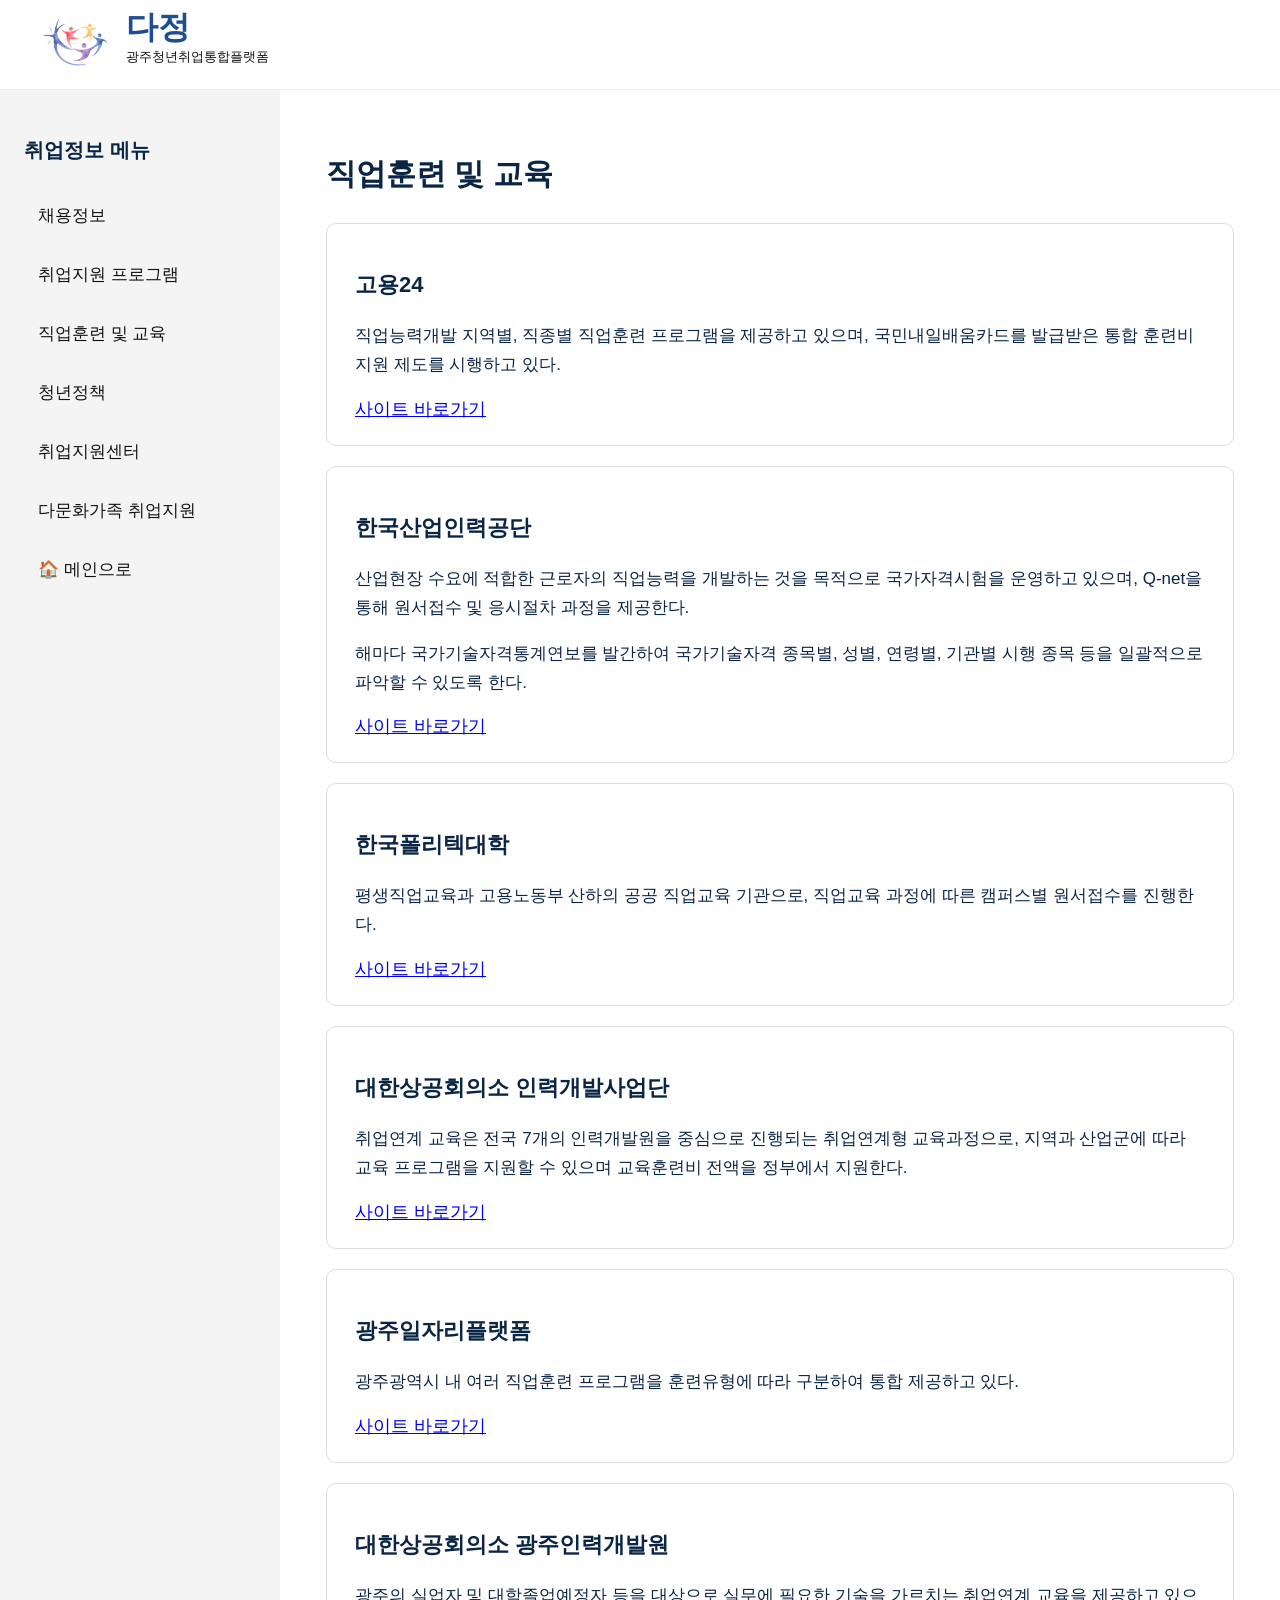
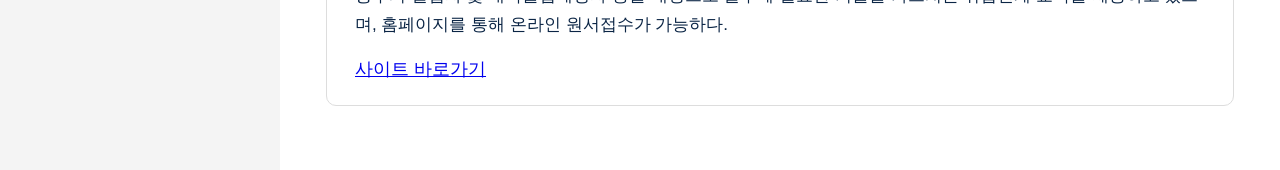
<file: training.html>
<!DOCTYPE html>
<html lang="ko">
<head>
<meta charset="UTF-8">
<title>광주로 - 직업훈련 및 교육</title>

<style>
    * { box-sizing: border-box; }

    body {
        margin: 0;
        font-family: "맑은 고딕", sans-serif;
        color: #0b2545;
        background-color: #ffffff;
    }

  .header {
    height: 90px;
    display: flex;
    align-items: center;
    padding-left: 36px;
    border-bottom: 1px solid #eee;
}

.logo-area {
    display: flex;
    align-items: center;
    gap: 12px;
    text-decoration: none;
}

.logo-img {
    width: 78px;
    height: auto;
}

.logo-text h1 {
    font-size: 32px;
    color: #1f4d91;
    margin: 0;
    line-height: 1;
}

.logo-text p {
    font-size: 13px;
    color: #111;
    margin-top: 5px;
}

.sidebar {
    width: 280px;
    background-color: #f4f4f4;
    padding: 30px 24px;
}

.sidebar h2 {
    font-size: 20px;
    margin-bottom: 28px;
}

.sidebar a {
    display: block;
    padding: 12px 14px;
    margin-bottom: 12px;
    color: #111;
    text-decoration: none;
    font-size: 17px;
    border-radius: 8px;
}
.container {
    display: flex;
    min-height: calc(100vh - 90px);
}
.content {
    flex: 1;
    padding: 44px 46px;
}

.content h1 {
    font-size: 30px;
    margin-bottom: 28px;
}

.card {
    width: 100%;
    max-width: 1050px;
    border: 1px solid #ddd;
    border-radius: 10px;
    padding: 24px 28px;
    margin-bottom: 20px;
    background-color: #fff;
}

.card h3 {
    font-size: 22px;
}

.card p {
    font-size: 17px;
    line-height: 1.7;
}

.card a {
    font-size: 18px;
}

    .card a:hover {
        text-decoration: underline;
    }
</style>
</head>

<body>

<header class="header">
    <a href="index.html" class="logo-area">
        <img src="images/dajung_logo.png" alt="다정 로고" class="logo-img">
        <div class="logo-text">
            <h1>다정</h1>
            <p>광주청년취업통합플랫폼</p>
        </div>
    </a>
</header>

<div class="container">

    <aside class="sidebar">
        <h2>취업정보 메뉴</h2>

        <a href="job.html">채용정보</a>
        <a href="program.html">취업지원 프로그램</a>
        <a href="training.html" class="active">직업훈련 및 교육</a>
        <a href="policy.html">청년정책</a>
        <a href="center.html">취업지원센터</a>
        <a href="multicultural.html">다문화가족 취업지원</a>

        <div class="home-link">
            <a href="../index.html">🏠 메인으로</a>
        </div>
    </aside>

    <main class="content">
        <h1>직업훈련 및 교육</h1>

        <div class="card">
            <h3>고용24</h3>
            <p>직업능력개발 지역별, 직종별 직업훈련 프로그램을 제공하고 있으며, 국민내일배움카드를 발급받은 통합 훈련비 지원 제도를 시행하고 있다.</p>
            <a href="https://www.work24.go.kr" target="_blank">사이트 바로가기</a>
        </div>

        <div class="card">
            <h3>한국산업인력공단</h3>
            <p>산업현장 수요에 적합한 근로자의 직업능력을 개발하는 것을 목적으로 국가자격시험을 운영하고 있으며, Q-net을 통해 원서접수 및 응시절차 과정을 제공한다.</p>
            <p>해마다 국가기술자격통계연보를 발간하여 국가기술자격 종목별, 성별, 연령별, 기관별 시행 종목 등을 일괄적으로 파악할 수 있도록 한다.</p>
            <a href="https://www.hrdkorea.or.kr/1/2/1" target="_blank">사이트 바로가기</a>
        </div>

        <div class="card">
            <h3>한국폴리텍대학</h3>
            <p>평생직업교육과 고용노동부 산하의 공공 직업교육 기관으로, 직업교육 과정에 따른 캠퍼스별 원서접수를 진행한다.</p>
            <a href="https://ipsi.kopo.ac.kr" target="_blank">사이트 바로가기</a>
        </div>

        <div class="card">
            <h3>대한상공회의소 인력개발사업단</h3>
            <p>취업연계 교육은 전국 7개의 인력개발원을 중심으로 진행되는 취업연계형 교육과정으로, 지역과 산업군에 따라 교육 프로그램을 지원할 수 있으며 교육훈련비 전액을 정부에서 지원한다.</p>
            <a href="https://www.korchamhrd.net" target="_blank">사이트 바로가기</a>
        </div>

        <div class="card">
            <h3>광주일자리플랫폼</h3>
            <p>광주광역시 내 여러 직업훈련 프로그램을 훈련유형에 따라 구분하여 통합 제공하고 있다.</p>
            <a href="https://gigobgo.com/job_training_list.php" target="_blank">사이트 바로가기</a>
        </div>

        <div class="card">
            <h3>대한상공회의소 광주인력개발원</h3>
            <p>광주의 실업자 및 대학졸업예정자 등을 대상으로 실무에 필요한 기술을 가르치는 취업연계 교육을 제공하고 있으며, 홈페이지를 통해 온라인 원서접수가 가능하다.</p>
            <a href="https://gj.korchamhrd.net/education/professionalSkillEduCMSList.do?rootMenuId=3316&menuId=3319&cms_id=63" target="_blank">사이트 바로가기</a>
        </div>

    </main>

</div>

</body>
</html>
</file>
<file: css/style.css>
* {
    margin: 0;
    padding: 0;
    box-sizing: border-box;
}

body {
    font-family: "Malgun Gothic", "Noto Sans KR", sans-serif;
    color: #183153;
    background: #ffffff;
}

/* 전체 수채화 박스 */
.hero-wrap {
    width: calc(100% - 70px);
    min-height: 760px;
    margin: 35px auto;
    border-radius: 26px;
    overflow: hidden;
    position: relative;
    background-image: url("../images/watercolor-bg.png") !important;
    background-size: cover !important;
    background-position: center !important;
    background-repeat: no-repeat !important;
    box-shadow: 0 12px 35px rgba(31, 77, 145, 0.12);
}

header.top-header,
main {
    position: relative;
    z-index: 5;
}
/* 헤더를 수채화 배경 안으로 */
header.top-header {
    height: 95px;
    background: transparent;
    display: flex;
    justify-content: space-between;
    align-items: center;
    padding: 0 70px;
    border-bottom: none;
    position: relative;
    z-index: 20;
}

.logo-area {
    display: flex;
    align-items: center;
    gap: 15px;
}

.logo-img {
    width: 100px;
    height: auto;
    display: block;
}

.logo-text {
    display: flex;
    flex-direction: column;
    justify-content: center;
}

.logo-text h1 {
    margin: 0;
    font-size: 38px;
    color: #1f4d91;
    font-weight: 800;
    line-height: 1;
}

.logo-text p {
    margin-top: 5px;
    font-size: 15px;
    color: black;
    font-weight: 500;
}

/* 상단 메뉴 */
.main-nav {
    display: flex;
    align-items: center;
    gap: 38px;
    margin-left: auto;
}

.main-nav a {
    color: #183153;
    text-decoration: none;
    font-size: 18px;
    font-weight: 700;
}

.main-nav a:hover {
    color: #f45b7a;
}

/* 드롭다운 */
.dropdown {
    position: relative;
}

.dropdown-menu {
    display: none;
    position: absolute;
    top: 100%;
    left: 50%;
    transform: translateX(-50%);
    background: white;
    min-width: 230px;
    border-radius: 14px;
    padding: 12px 0;
    box-shadow: 0 10px 25px rgba(0,0,0,0.14);
    z-index: 1000;
}

.dropdown-menu a {
    display: block;
    color: #183153;
    padding: 13px 22px;
    font-size: 15px;
    font-weight: 500;
}

.dropdown-menu a:hover {
    background: #fff1f4;
    color: #f45b7a;
}

.dropdown:hover .dropdown-menu,
.dropdown-menu:hover {
    display: block;
}

/* 메인도 hero-wrap 안에 */
main {
    max-width: none;
    margin: 0;
    padding: 80px 70px 60px;
}

/* 기존 intro 박스 제거 */
.intro {
    background: transparent;
    box-shadow: none;
    border: none;
    min-height: auto;
    padding: 45px 70px 85px;
    margin: 0;
    border-radius: 0;
    overflow: visible;
}

.intro::before,
.intro::after {
    display: none;
}

.intro h2 {
    font-size: 56px;
    line-height: 1.25;
    color: #1f4d91;
    margin-bottom: 24px;
    font-weight: 800;
}

.intro h2::after {
    content: none;
}

.intro h2 span {
    color: #f45b7a;
}

.intro p {
    font-size: 22px;
    line-height: 1.8;
    color: #31435f;
}
.card-container {
    display: grid;
    grid-template-columns: repeat(6, 1fr);
    gap: 18px;
    margin-top: 0;
    padding: 0 20px;
    position: relative;
    z-index: 5;
}

.card {
    display: block;
    background: rgba(255,255,255,0.92);
    text-decoration: none;
    color: #183153;
    border-radius: 20px;
    overflow: hidden;
    border: 1px solid rgba(31, 77, 145, 0.12);
    box-shadow: 0 8px 22px rgba(31, 77, 145, 0.13);
    transition: 0.25s;
    min-height: 235px;
}

.card:hover {
    transform: translateY(-8px);
    box-shadow: 0 14px 28px rgba(244, 91, 122, 0.20);
}

.card img {
    width: 100%;
    height: 105px;
    object-fit: cover;
    display: block;
}

.card h3 {
    font-size: 18px;
    margin: 18px 14px 8px;
    color: #1f4d91;
    text-align: center;
    word-break: keep-all;
}

.card p {
    font-size: 13px;
    line-height: 1.6;
    margin: 0 14px 20px;
    color: #41526d;
    text-align: center;
    word-break: keep-all;
}

/* 언어선택 팝업 */
.lang-popup {
    display: none;
    position: fixed;
    z-index: 9999;
    left: 0;
    top: 0;
    width: 100%;
    height: 100%;
    background: rgba(24,49,83,0.55);
    justify-content: center;
    align-items: center;
}

.lang-box {
    width: 82%;
    max-width: 1050px;
    background: white;
    padding: 38px;
    border-radius: 22px;
    position: relative;
}

.lang-box h2 {
    margin-bottom: 30px;
    font-size: 30px;
    color: #183153;
}

.close-btn {
    position: absolute;
    top: 25px;
    right: 25px;
    background: white;
    border: 2px solid #f7b84b;
    font-size: 28px;
    width: 40px;
    height: 40px;
    cursor: pointer;
}

.lang-grid {
    display: grid;
    grid-template-columns: repeat(5, 1fr);
    gap: 25px;
}

.lang-grid button {
    height: 120px;
    border: none;
    border-radius: 14px;
    color: white;
    font-size: 22px;
    font-weight: bold;
    cursor: pointer;
}

.lang-grid button:nth-child(1) { background: #d92d20; }
.lang-grid button:nth-child(2) { background: #c6421f; }
.lang-grid button:nth-child(3) { background: #99701d; }
.lang-grid button:nth-child(4) { background: #637f23; }
.lang-grid button:nth-child(5) { background: #38864a; }
.lang-grid button:nth-child(6) { background: #3d8b76; }
.lang-grid button:nth-child(7) { background: #3e8798; }
.lang-grid button:nth-child(8) { background: #386bb0; }
.lang-grid button:nth-child(9) { background: #3b4da0; }
.lang-grid button:nth-child(10) { background: #1d2a7d; }
.lang-grid button:nth-child(11) { background: #2e2c98; }
.lang-grid button:nth-child(12) { background: #4b367e; }
.lang-grid button:nth-child(13) { background: #763184; }

footer {
    padding: 26px;
    text-align: center;
    background: #183153;
    color: white;
    font-size: 14px;
}

/* 반응형 */
@media (max-width: 1100px) {
    .card-container {
        grid-template-columns: repeat(3, 1fr);
        margin-top: 30px;
    }

    header.top-header {
        padding: 0 40px;
    }
}

@media (max-width: 700px) {
    header.top-header {
        height: auto;
        padding: 25px;
        flex-direction: column;
        gap: 20px;
    }

    .main-nav {
        flex-direction: column;
        gap: 15px;
    }

    .intro {
        padding: 55px 30px;
        min-height: auto;
    }

    .intro h2 {
        font-size: 34px;
    }

    .lang-grid {
        grid-template-columns: repeat(2, 1fr);
    }
}
</file>
<file: css/about.css>
.about-wrap {
    width: calc(100% - 70px);
    margin: 35px auto;
    border-radius: 26px;
    overflow: hidden;
    background: #fff;
    box-shadow: 0 12px 35px rgba(31, 77, 145, 0.12);
}

.about-banner {
    height: 280px;
    background-image: url("../images/watercolor-bg.png");
    background-size: cover;
    background-position: center;
    background-repeat: no-repeat;

    display: flex;
    justify-content: center;
    align-items: center;
}

.about-banner h2 {
    font-size: 56px;
    font-weight: 800;
    color: #1f4d91;
    text-shadow:
        0 2px 10px rgba(255,255,255,0.9),
        0 0 15px rgba(255,255,255,0.8);
}

.about-section {
    text-align: center;
    padding: 70px 160px 40px;
}

.about-section p {
    font-size: 20px;
    line-height: 1.9;
    color: #263c5a;
}

.logo-meaning {
    text-align: center;
    padding: 30px 180px 70px;
}

.logo-meaning img {
    width: 350px;
    margin-bottom: 60px;
}

.logo-meaning p {
    font-size: 18px;
    line-height: 1.9;
    color: #333;
}

.info-section {
    padding: 50px 120px 90px;
}

.info-row {
    display: flex;
    align-items: flex-start;
    margin-bottom: 48px;
}

.info-row h3 {
    width: 150px;
    font-size: 24px;
    font-weight: 700;
    color: #1f4d91;
    border-right: 3px solid #1f4d91;
    margin-right: 40px;
}

.info-row p {
    flex: 1;
    font-size: 18px;
    line-height: 1.9;
    color: #183153;
    font-weight: 400;
}
</file>
